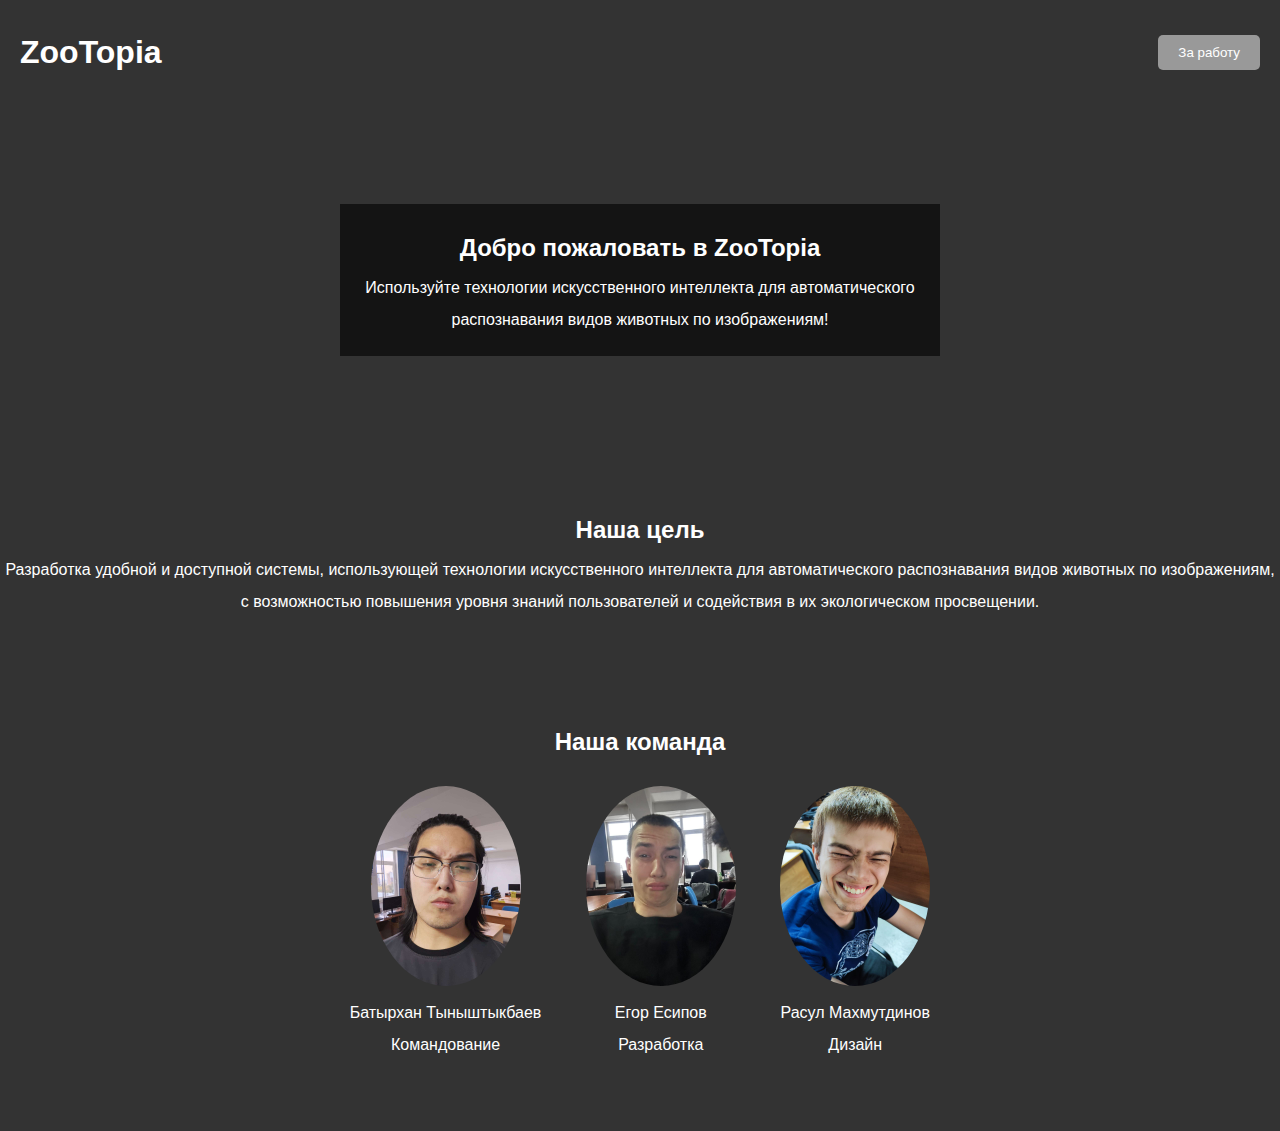
<file: index.html>
<!DOCTYPE html>
<html lang="ru">
<head>
    <meta charset="UTF-8">
    <meta name="viewport" content="width=device-width, initial-scale=1.0">
    <title>ZooTopia</title>
    <link rel="stylesheet" href="styles.css">
</head>
<body>
    <!-- Главная страница -->
    <header>
        <h1>ZooTopia</h1>
        <button onclick="window.location.href='recognition.html'">За работу</button>
    </header>

    <center><section id="welcome">
        <div class="welcome-content">
            <h2>Добро пожаловать в ZooTopia</h2>
            <p>Используйте технологии искусственного интеллекта для автоматического распознавания видов животных по изображениям!</p>
        </div>
    </section>

    <section id="goal">
        <h2>Наша цель</h2>
        <p>Разработка удобной и доступной системы, использующей технологии искусственного интеллекта для автоматического распознавания видов животных по изображениям,</p>
        <p>с возможностью повышения уровня знаний пользователей и содействия в их экологическом просвещении.</p>
    </section>

    <section id="team">
        <h2>Наша команда</h2>
        <div class="team-member">
            <img src="images/batyr.jpg" alt="Руководитель команды">
            <p>Батырхан Тыныштыкбаев<br>Командование</p>
        </div>
        <div class="team-member">
            <img src="images/egor.jpg" alt="Разработчик команды">
            <p>Егор Есипов<br>Разработка</p>
        </div>
        <div class="team-member">
            <img src="images/rasul.jpg" alt="Участник команды">
            <p>Расул Махмутдинов<br>Дизайн</p>
        </div>
    </section>
</body>
</html></center>
</file>
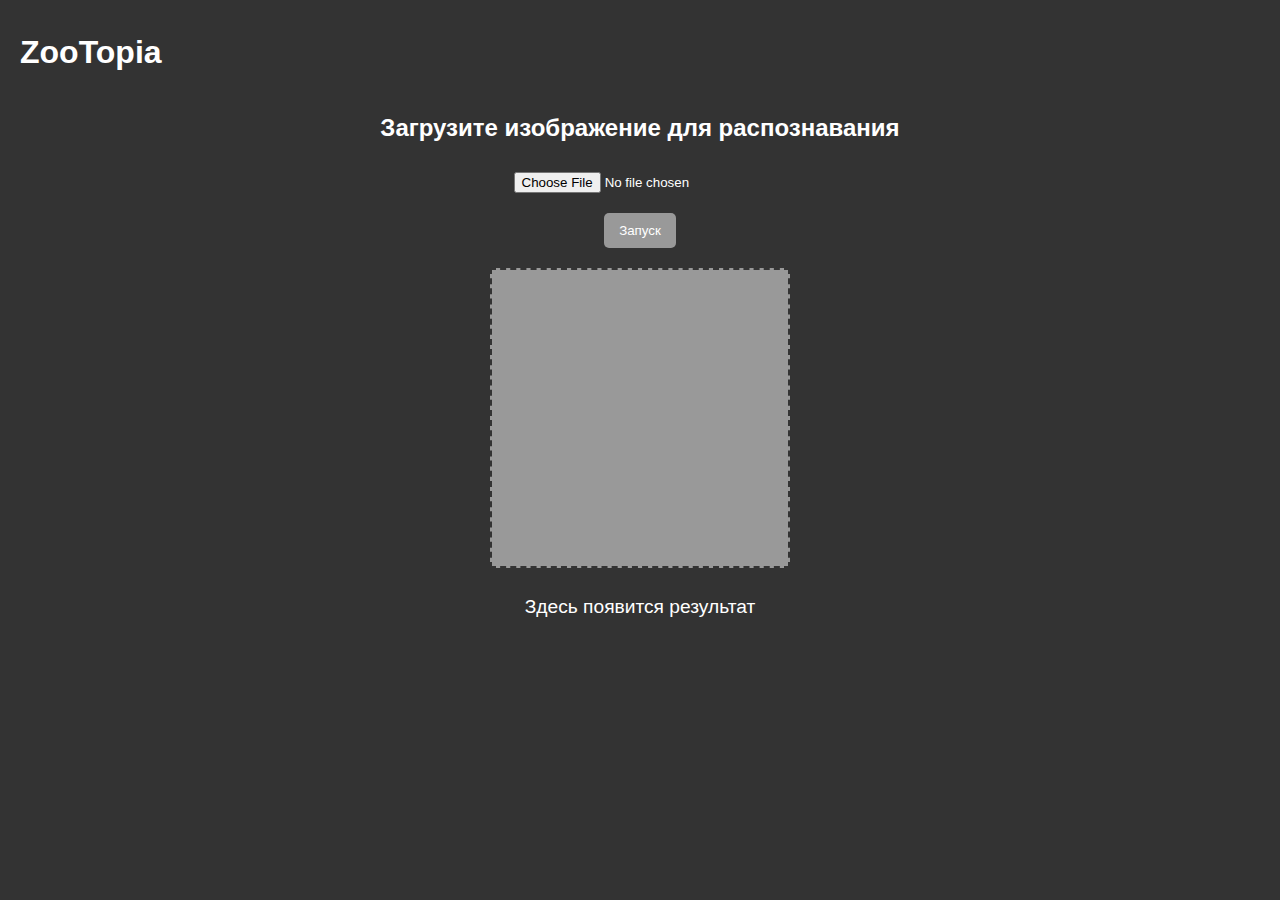
<file: recognition.html>
<!DOCTYPE html>
<html lang="ru">
<head>

    <meta charset="UTF-8">
    <meta name="viewport" content="width=device-width, initial-scale=1.0">
    <title>ZooTopia - Распознавание животного</title>
    <link rel="stylesheet" href="styles.css">
</head>
<body>
    <!-- Главная навигация с логотипом, который будет вести на главную страницу -->
    <header>
        <a href="index.html" class="logo-link">
            <h1 class="logo-text">ZooTopia</h1>
        </a>

    </header>

    <section id="work-section">
        <center><h2>Загрузите изображение для распознавания</h2></center>
        <div class="upload-section">
            <input type="file" id="fileInput" accept="image/*" onchange="displayImage(event)">
            <button onclick="recognizeAnimal()">Запуск</button>
            <div class="image-display" id="imageDisplay"></div>
            <div id="result">Здесь появится результат</div>
        </div>
    </section>

    <script src="script.js"></script>
</body>
</html>
</file>
<file: styles.css>
* {
    box-sizing: border-box;
    margin: 0;
    padding: 0;
    font-family: Arial, sans-serif;
}

body {
    background-color: #333; /* Основной цвет фона для всей страницы */
    color: #FFFFFF; /* Цвет текста */
    line-height: 2; /* Увеличенное расстояние между строками */
}

.logo-link {
    text-decoration: none; / Убираем подчеркивание /
    color: #fff; / Белый цвет для текста /
}

.logo-text {
    font-size: 2rem;
    color: #fff !important;
    margin: 0;
}
header {
    display: flex;
    justify-content: space-between;
    align-items: center;
    padding: 20px;
    background-color: #333;
    color: #fff;
}

header h1 {
    font-size: 2rem;

}

header button {
    padding: 10px 20px;
    background-color: #999999;
    color: white;
    border: none;
    border-radius: 5px;
    cursor: pointer;
}

#welcome {
    background-image: url('https://fs.tonkosti.ru/sized/c1600x400/7b/ee/7beehnjyd7cwsskscg40g8wsw.jpg');
    background-size: cover;
    background-position: center;
    color: white;
    padding: 100px 0;
}

.welcome-content {
    background: rgba(0, 0, 0, 0.6); /* Полупрозрачный фон для текста */
    padding: 20px;
    max-width: 600px;
    margin: auto;
}

/* Убираем фон для этих блоков, чтобы цвет body стал видимым */
#goal, #team {
    padding: 50px 0;
}

.team-member {
    display: inline-block;
    margin: 20px;
    text-align: center;
}

.team-member img {
    border-radius: 50%;
    width: 150px;
    height: 200px;
}

/* Секция загрузки */
.upload-section {
    display: flex;
    flex-direction: column;
    align-items: center;
    padding: 20px;
    background-color: #333; /* Устанавливаем фон секции загрузки в цвет основного фона */
}

.upload-section button {
    margin-top: 20px;
    padding: 10px 15px;
    background-color: #999999;
    color: white;
    border: none;
    border-radius: 5px;
    cursor: pointer;
}

/* Область отображения изображения */
.image-display {
    margin-top: 20px;
    width: 300px;
    height: 300px;
    border: 2px dashed #333;
    display: flex;
    align-items: center;
    justify-content: center;
    background-color: #999999; /* Устанавливаем фон области отображения изображения в цвет основного фона */

}

#result {
    margin-top: 20px;
    font-size: 1.2rem;
    color: #fff; /* Цвет текста */
}
</file>
